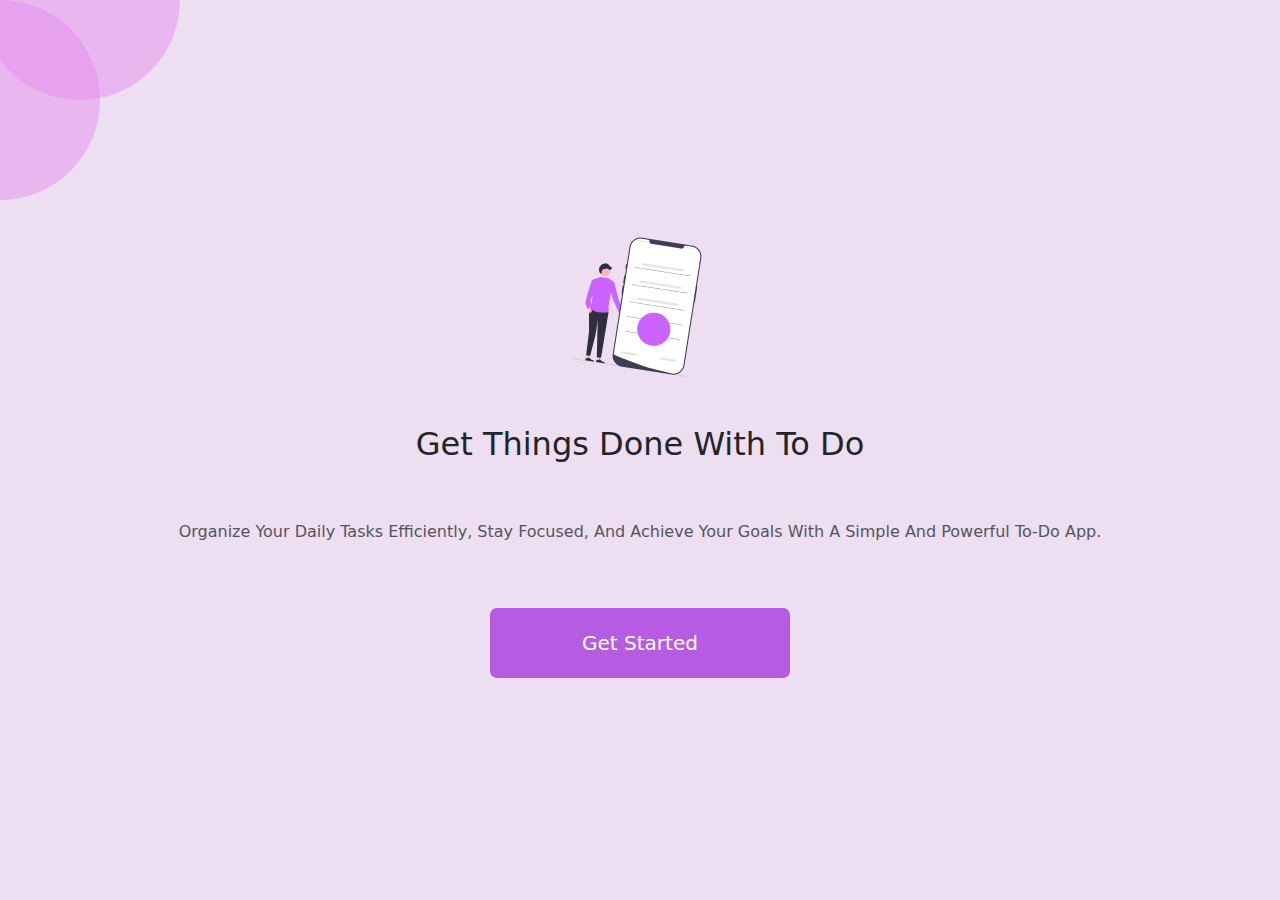
<file: index.html>
<!DOCTYPE html>
<html lang="en">
  <head>
    <meta charset="UTF-8" />
    <meta name="viewport" content="width=device-width, initial-scale=1.0" />
    <title>To Do List</title>
    <link rel="icon" type="Icon" href="img/icon.png" />
    <link rel="stylesheet" href="sass/bootstrap.min.css" />
    <link rel="stylesheet" href="sass/index.css" />
  </head>
  <body>
    <div
      class="container-fluid d-flex justify-content-center align-items-center min-vh-100"
    >
      <div class="design">
        <div class="top"></div>
        <div class="left"></div>
      </div>
      <div class="content mb-md-3">
        <div
          class="info d-flex flex-column justify-content-center align-items-center gap-5 text-capitalize text-center"
        >
          <img
            class="mt-4"
            src="img/undraw_mobile_application_re_13u3 1.png"
            alt=""
          />
          <h2>get things done with to do</h2>
          <p class="opacity-75">
            Organize your daily tasks efficiently, stay focused, and achieve
            your goals with a simple and powerful to-do app.
          </p>
          <button onclick="moveTo('register.html')">get started</button>
        </div>
      </div>
    </div>
    <script src="js/bootstrap.bundle.min.js"></script>
    <script src="js/index.js"></script>
  </body>
</html>
</file>
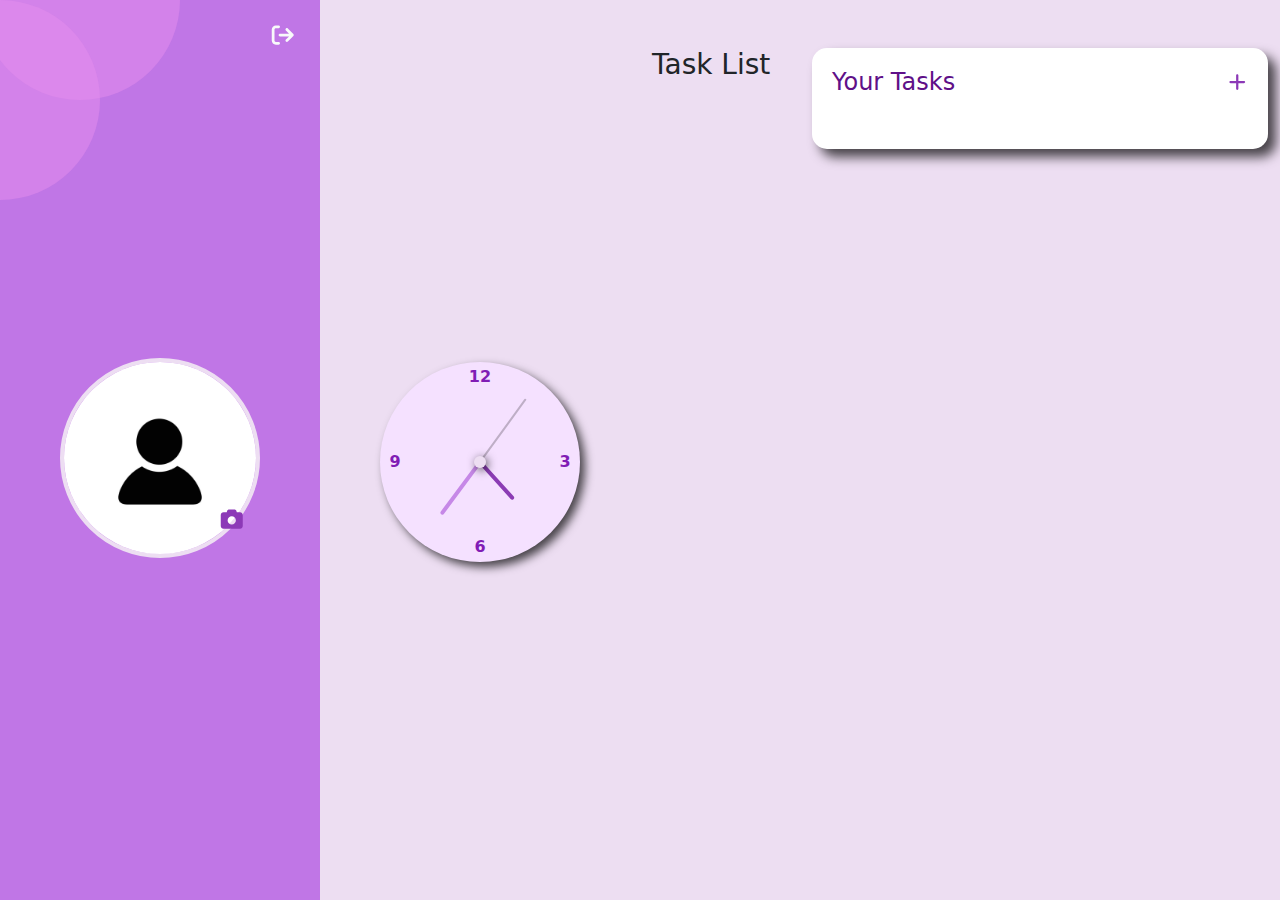
<file: home.html>
<!DOCTYPE html>
<html lang="en">
  <head>
    <meta charset="UTF-8" />
    <meta name="viewport" content="width=device-width, initial-scale=1.0" />
    <title>To Do List</title>
    <link rel="icon" type="Icon" href="img/icon.png" />
    <link rel="preconnect" href="https://fonts.googleapis.com" />
    <link rel="preconnect" href="https://fonts.gstatic.com" crossorigin />
    <link
      href="https://fonts.googleapis.com/css2?family=Moon+Dance&display=swap"
      rel="stylesheet"
    />
    <link rel="stylesheet" href="sass/all.min.css" />
    <link rel="stylesheet" href="sass/bootstrap.min.css" />
    <link rel="stylesheet" href="sass/index.css" />
  </head>
  <body>
    <div
      class="container-fluid d-flex justify-content-center align-items-center min-vh-100"
    >
      <div class="design">
        <div class="top"></div>
        <div class="left"></div>
      </div>
      <div class="content w-100 p-0">
        <div
          class="row d-flex justify-content-center justify-content-sm-start min-vh-100 align-items-start align-items-md-center"
        >
          <div class="col-lg-3 col-md-3 col-sm-12 position-relative z-0 p-0">
            <div
              class="info info-back d-flex flex-column justify-content-center align-items-center min-vh-100"
            >
              <div class="img-container position-relative">
                <img
                  id="userAvatar"
                  class="user-img mt-5 mb-3"
                  src="img/user-img.jpg"
                  alt=""
                />
                <i
                  id="changeAvatarBtn"
                  class="fa-solid fa-camera camera-btn icon"
                  onclick="openFiles()"
                ></i>
                <input
                  id="avatarInput"
                  type="file"
                  accept="image/*"
                  style="display: none"
                  onchange="photo(event)"
                />
              </div>

              <h2
                class="mb-0 text-capitalize text-center text-light mt-5 p-3"
                id="hiUser"
              ></h2>
            </div>
            <i
              class="fa-solid fa-arrow-right-from-bracket position-absolute top-0 end-0 p-4 z-2 text-light out-icon"
              onclick="logOut()"
            ></i>
          </div>
          <div
            class="col-lg-3 col-md-3 col-sm-12 d-flex justify-content-center align-items-center pt-4"
          >
            <div class="clock">
              <!-- Clock Numbers -->
              <div class="number number3">3</div>
              <div class="number number6">6</div>
              <div class="number number9">9</div>
              <div class="number number12">12</div>
              <!-- Clock Hands -->
              <div class="hand hour" id="hour"></div>
              <div class="hand minute" id="minute"></div>
              <div class="hand second" id="second"></div>
            </div>
          </div>
          <div class="to-do-m-h col-lg-6 col-md-6 col-sm-12 min-vh-100 pt-5">
            <div class="row">
              <div class="col-lg-3 col-md-12 col-sm-12 mb-4">
                <h3 class="text-capitalize">task list</h3>
              </div>
              <div class="col-lg-9 col-md-12 col-sm-12">
                <div class="overlay" id="overlay">
                  <div class="overlay-content">
                    <h4>Write New Task</h4>
                    <input
                      id="new-task"
                      type="text"
                      class="mt-5 mb-3"
                      placeholder="New Task"
                    />
                    <button class="mt-3" onclick="addTask()">Save</button>
                    <button class="mt-3" onclick="hideOverLay()">Cancel</button>
                  </div>
                </div>
                <div class="task-list mb-3">
                  <h4
                    class="text-capitalize d-flex justify-content-between align-items-center mb-3"
                  >
                    your tasks
                    <div class="icon">
                      <i class="fa-solid fa-plus" onclick="showOverLay()"></i>
                    </div>
                  </h4>
                  <ul class="list" id="list"></ul>
                </div>
              </div>
            </div>
          </div>
        </div>
      </div>
    </div>
    <script src="js/index.js"></script>
    <script src="js/all.min.js"></script>
    <script src="js/bootstrap.bundle.min.js"></script>
  </body>
</html>
</file>
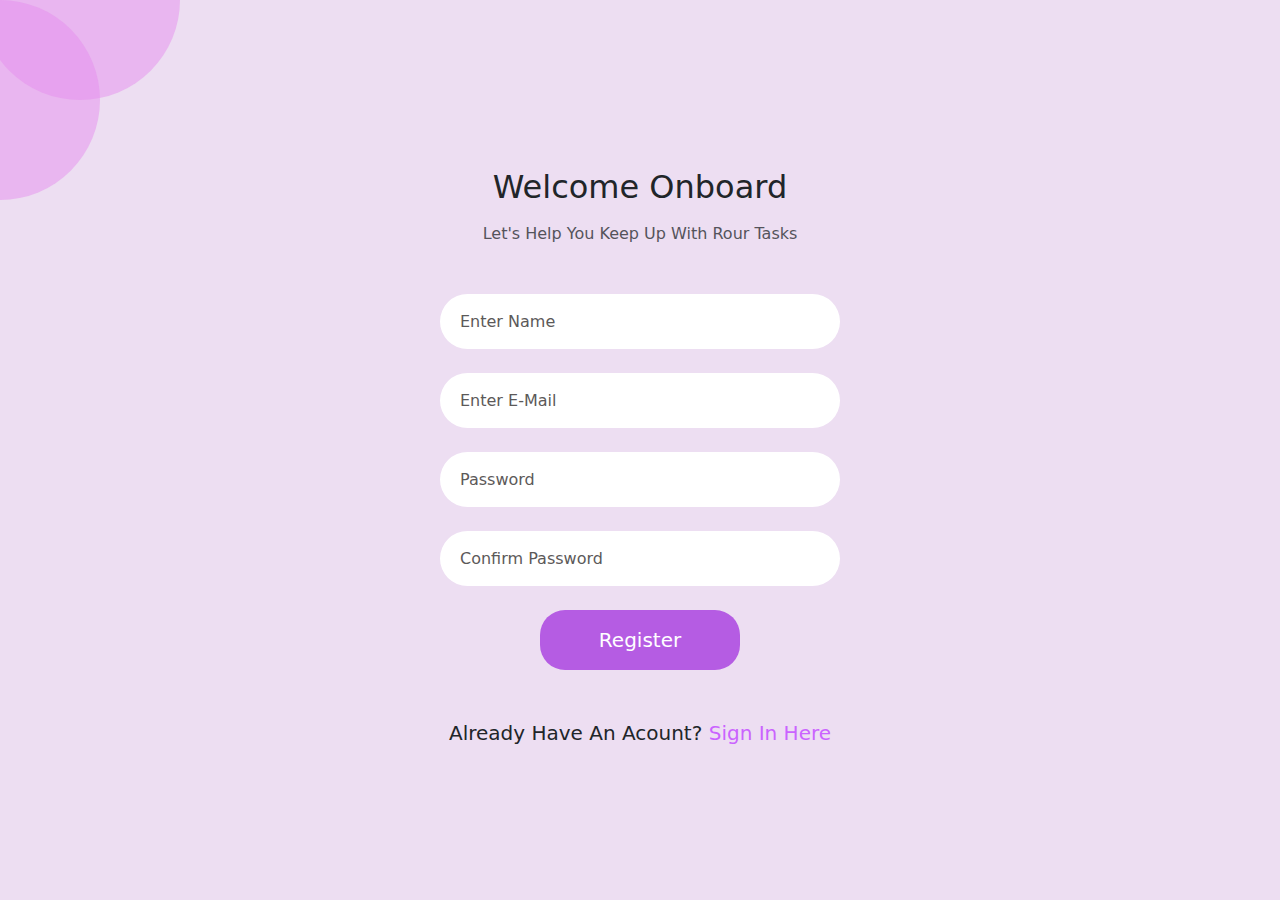
<file: register.html>
<!DOCTYPE html>
<html lang="en">
  <head>
    <meta charset="UTF-8" />
    <meta name="viewport" content="width=device-width, initial-scale=1.0" />
    <title>To Do List</title>
    <link rel="icon" type="Icon" href="img/icon.png" />
    <link rel="stylesheet" href="sass/bootstrap.min.css" />
    <link rel="stylesheet" href="sass/index.css" />
  </head>
  <body>
    <div
      class="container-fluid d-flex justify-content-center align-items-center min-vh-100"
    >
      <div class="design">
        <div class="top"></div>
        <div class="left"></div>
      </div>
      <div class="content mb-md-3">
        <div class="info text-capitalize text-center mt-5 mb-5">
          <h2>welcome onboard</h2>
          <p class="mt-3 opacity-75">let's help you keep up with rour tasks</p>
        </div>
        <form class="d-flex flex-column justify-content-center align-items-center gap-4">
          <input type="text" id="name" placeholder="Enter Name" required />
          <input type="email" id="email" placeholder="Enter E-Mail" required />
          <input
            type="password"
            id="password"
            placeholder="Password"
            required
          />
          <input
            type="password"
            id="confirmPassword"
            placeholder="Confirm Password"
            required
          />
          <button type="button" id="submit" onclick="onRegister(event)">
            register
          </button>
        </form>
        <p class="text-capitalize text-center mt-5 fs-5">
          already have an acount?<a class="text-decoration-none" href="signin.html"> sign in here</a>
        </p>
      </div>
    </div>
    <script src="js/bootstrap.bundle.min.js"></script>
    <script src="js/index.js"></script>
  </body>
</html>
</file>
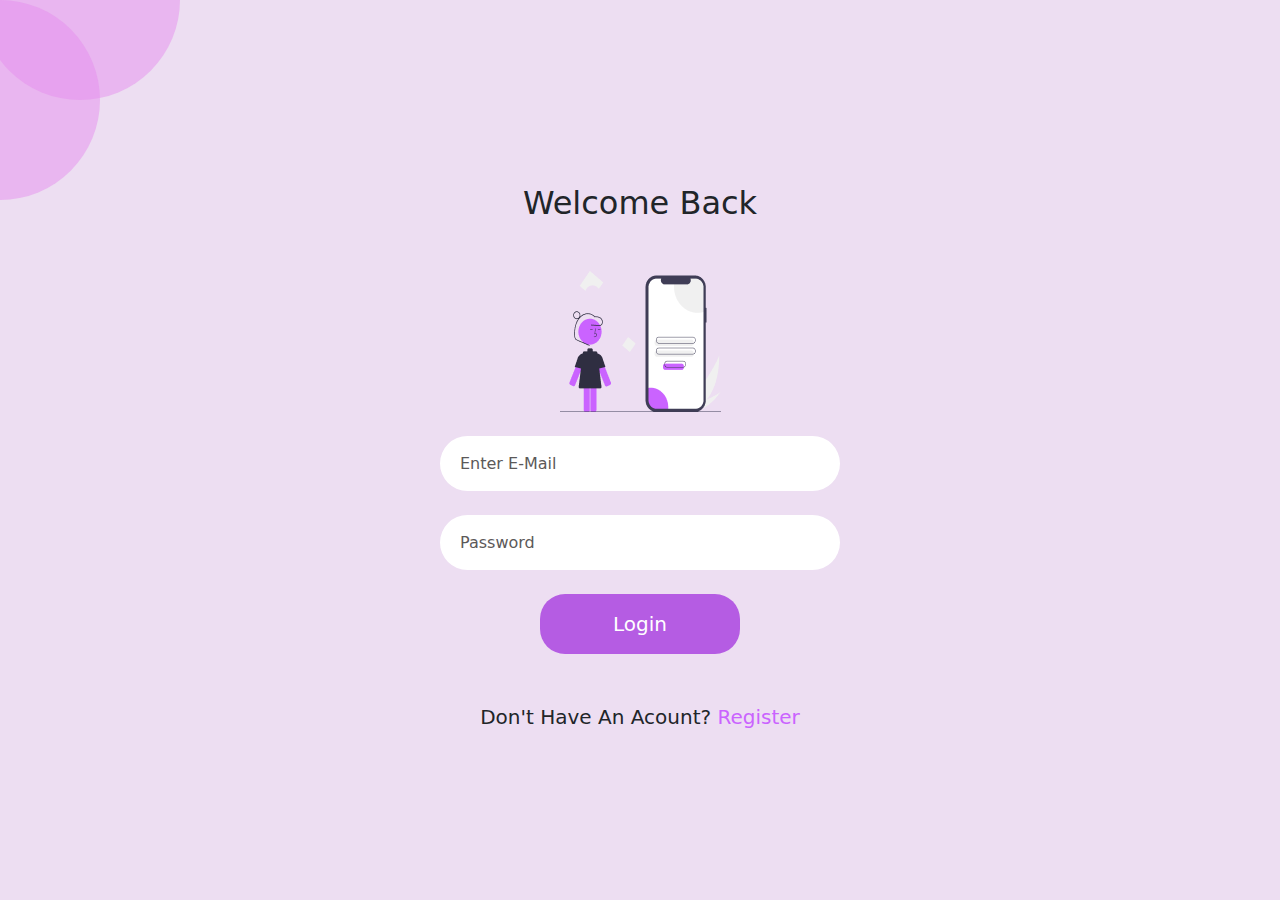
<file: signin.html>
<!DOCTYPE html>
<html lang="en">
  <head>
    <meta charset="UTF-8" />
    <meta name="viewport" content="width=device-width, initial-scale=1.0" />
    <title>To Do List</title>
    <link rel="icon" type="Icon" href="img/icon.png" />
    <link rel="stylesheet" href="sass/bootstrap.min.css" />
    <link rel="stylesheet" href="sass/index.css" />
  </head>
  <body>
    <div
      class="container-fluid d-flex justify-content-center align-items-center min-vh-100"
    >
      <div class="design">
        <div class="top"></div>
        <div class="left"></div>
      </div>
      <div class="content  mb-md-3">
        <div class="info text-capitalize text-center mt-5 mb-5">
          <h2>welcome back</h2>
        </div>
        <form class="d-flex flex-column align-items-center gap-4">
          <img src="img/undraw_mobile_login_re_9ntv 1.png" alt="" />
          <input type="email" id="email" placeholder="Enter E-Mail" />
          <input type="password" id="password" placeholder="Password" />
          <button id="submit" onclick="onLogIn(event)">login</button>
        </form>
        <p class="text-capitalize text-center mt-5 fs-5">
          don't have an acount?<a class="text-decoration-none" href="register.html"> register</a>
        </p>
      </div>
    </div>
    <script src="js/bootstrap.bundle.min.js"></script>
    <script src="js/index.js"></script>
  </body>
</html>
</file>
<file: sass/index.css>
* {
  margin: 0;
  padding: 0;
  box-sizing: border-box;
}

::-webkit-scrollbar {
  width: 7px;
}

::-webkit-scrollbar-thumb {
  background-color: #c076e6;
  border-radius: 0 10px 10px 0;
}

::-webkit-scrollbar-track {
  background-color: #eddef2;
}

body {
  background-color: #eddef2;
}

button {
  width: 300px;
  padding: 20px 0;
  background-color: #b55ce3;
  border: 0;
  color: white;
  font-size: 20px;
  text-transform: capitalize;
  border-radius: 7px;
  cursor: pointer;
}

input {
  width: 400px;
  height: 55px;
  border-radius: 30px;
  padding: 20px;
  background-color: white;
  border: none;
  outline: none;
  transition: 1.1s;
}
input::placeholder {
  color: rgb(92, 89, 89);
  font-size: 16px;
}
input:focus {
  transform: scale(1.1);
}

.container-fluid .design .left, .container-fluid .design .top {
  width: 200px;
  height: 200px;
  border-radius: 50%;
  background-color: #e58ded;
  opacity: 0.5;
  position: absolute;
  z-index: 50;
}

.icon {
  font-size: 18px;
  color: #8c39b7 !important;
  cursor: pointer;
}

.container-fluid .design .top {
  top: -100px;
  left: -20px;
}
.container-fluid .design .left {
  top: 0px;
  left: -100px;
}
.container-fluid .content form span {
  color: #ee6981;
  display: block;
  text-transform: capitalize;
  text-align: left;
  font-weight: 600;
  width: 100%;
}
.container-fluid .content form #submit {
  width: 200px;
  padding: 15px 0;
  border-radius: 25px;
}
.container-fluid .content p a {
  color: #ca63ff;
}
.container-fluid .content .info.info-back {
  background-color: #c076e6;
}
.container-fluid .content .info.info-back h2 {
  font-family: "Moon Dance", cursive;
  font-size: 36px;
}
.container-fluid .content .info.info-back .img-container {
  width: 200px;
  height: 200px;
  border-radius: 50%;
}
.container-fluid .content .info.info-back .img-container .user-img {
  width: 200px;
  height: 200px;
  border-radius: 50%;
  border: 4px solid #eddef2;
}
.container-fluid .content .info.info-back .img-container .camera-btn {
  position: absolute;
  bottom: -20px;
  right: 15px;
  cursor: pointer;
  font-size: 22px;
}
.container-fluid .content .out-icon {
  font-size: 22px;
  cursor: pointer;
}
.container-fluid .content .clock {
  width: 200px;
  height: 200px;
  border-radius: 50%;
  background-color: #f5e1ff;
  position: relative;
  box-shadow: 5px 5px 10px rgba(0, 0, 0, 0.7);
}
.container-fluid .content .clock::after {
  content: "";
  width: 12px;
  height: 12px;
  border-radius: 50%;
  position: absolute;
  background-color: #eddef2;
  top: 50%;
  left: 50%;
  transform: translate(-50%, -50%);
  z-index: 10;
  box-shadow: 2px 2px 10px rgba(0, 0, 0, 0.7);
}
.container-fluid .content .clock .number {
  position: absolute;
  width: 100%;
  height: 100%;
  top: 8rem;
  text-align: center;
  transform-origin: center;
  color: #811cb5;
  font-weight: bold;
}
.container-fluid .content .clock .number.number3 {
  transform: rotate(90deg) translateY(-85px) translateX(-40px) rotate(-90deg);
}
.container-fluid .content .clock .number.number6 {
  transform: rotate(180deg) translateY(-45px) rotate(-180deg);
}
.container-fluid .content .clock .number.number9 {
  transform: rotate(270deg) translateY(-85px) translateX(40px) rotate(-270deg);
}
.container-fluid .content .clock .number.number12 {
  transform: rotate(0deg) translateY(-125px);
}
.container-fluid .content .clock .hand {
  position: absolute;
  bottom: 50%;
  left: 50%;
  transform-origin: bottom;
  transform: translateX(-50%) rotate(0deg);
  border-radius: 12px;
}
.container-fluid .content .clock .hand.hour {
  width: 4px;
  height: 50px;
  background-color: #8b3cb4;
  z-index: 2;
}
.container-fluid .content .clock .hand.minute {
  width: 4px;
  height: 65px;
  background-color: #c688e7;
  z-index: 1;
}
.container-fluid .content .clock .hand.second {
  width: 2px;
  height: 78px;
  background-color: rgba(167, 153, 174, 0.7);
}
.container-fluid .content .overlay {
  position: fixed;
  width: 100%;
  height: 100%;
  top: 0;
  left: 0;
  right: 0;
  bottom: 0;
  background-color: rgba(0, 0, 0, 0.8);
  z-index: 100;
  display: none;
}
.container-fluid .content .overlay .overlay-content {
  position: absolute;
  top: 50%;
  left: 50%;
  transform: translate(-50%, -50%);
  padding: 30px;
  border-radius: 15px;
  background-color: #eddef2;
  box-shadow: 10px 10px 15px rgba(100, 100, 100, 0.7);
}
.container-fluid .content .overlay .overlay-content h4 {
  color: #5f1088;
}
.container-fluid .content .overlay .overlay-content input {
  display: block;
  width: 80%;
}
.container-fluid .content .overlay .overlay-content input:placeholder {
  color: #5f1088;
}
.container-fluid .content .overlay .overlay-content button {
  width: 150px;
  padding: 10px 0;
  border-radius: 12px;
}
.container-fluid .content .task-list {
  background-color: #fff;
  border-radius: 15px;
  padding: 20px;
  box-shadow: 8px 8px 12px rgba(0, 0, 0, 0.7);
}
.container-fluid .content .task-list ::-webkit-scrollbar {
  width: 5px;
}
.container-fluid .content .task-list ::-webkit-scrollbar-track {
  background-color: #fff;
}
.container-fluid .content .task-list h4 {
  color: #5f1088;
}
.container-fluid .content .task-list .list {
  list-style: none;
  max-height: 500px;
  overflow-y: scroll;
}
.container-fluid .content .task-list .list .task {
  display: flex;
  justify-content: space-between;
  align-items: flex-start;
  gap: 10px;
}
.container-fluid .content .task-list .list .task .checkbox-container {
  display: flex;
  align-items: flex-start;
  flex: 1;
  margin-bottom: 15px;
  font-size: 18px;
  text-transform: capitalize;
}
.container-fluid .content .task-list .list .task .checkbox-container input {
  display: none;
}
.container-fluid .content .task-list .list .task .checkbox-container .checkmark {
  flex-shrink: 0;
  width: 24px;
  height: 24px;
  border: 2px solid purple;
  border-radius: 50%;
  display: inline-block;
  position: relative;
  cursor: pointer;
  margin-right: 8px;
}
.container-fluid .content .task-list .list .task .checkbox-container .checkmark::after {
  content: "";
  position: absolute;
  width: 8px;
  height: 20px;
  border: solid purple;
  border-width: 0 3px 3px 0;
  top: -5px;
  left: 12px;
  transform: rotate(45deg);
  display: none;
  transition: 0.2s;
  color: purple;
  background-color: #fff;
}
.container-fluid .content .task-list .list .task .checkbox-container .checkmark.show-mark::after {
  display: block;
}
.container-fluid .content .task-list .list .task .checkbox-container .task-text {
  word-break: break-word;
  white-space: normal;
}
.container-fluid .content .task-list .list .task .icon {
  flex-shrink: 0;
  display: flex;
  align-items: center;
  gap: 8px;
  padding-right: 15px;
}

@media (max-width: 575.98px) {
  input {
    width: 300px;
  }
  .container-fluid .design .top, .container-fluid .design .left {
    width: 170px;
    height: 170px;
  }
  .to-do-m-h {
    min-height: auto !important;
  }
  .container-fluid .content {
    padding: 0;
  }
  .container-fluid .content form #submit {
    width: 150px;
    padding: 15px 0;
    border-radius: 25px;
  }
  .container-fluid .content .info.info-back {
    min-height: 300px !important;
  }
  .container-fluid .content .info.info-back .img-container {
    width: 150px;
    height: 150px;
  }
  .container-fluid .content .info.info-back .img-container .user-img {
    width: 150px;
    height: 150px;
  }
  .container-fluid .content .info.info-back .img-container .camera-btn {
    bottom: -36px;
    right: 6px;
  }
  .container-fluid .content .clock {
    width: 150px;
    height: 150px;
  }
  .container-fluid .content .clock::after {
    content: "";
    width: 8px;
    height: 8px;
  }
  .container-fluid .content .clock .number.number3 {
    transform: rotate(90deg) translateY(-60px) translateX(-67px) rotate(-90deg);
  }
  .container-fluid .content .clock .number.number6 {
    transform: rotate(180deg) translateY(5px) rotate(-180deg);
  }
  .container-fluid .content .clock .number.number9 {
    transform: rotate(270deg) translateY(-60px) translateX(67px) rotate(-270deg);
  }
  .container-fluid .content .clock .number.number12 {
    transform: rotate(0deg) translateY(-125px);
  }
  .container-fluid .content .clock .hand.hour {
    height: 45px;
  }
  .container-fluid .content .clock .hand.minute {
    height: 55px;
  }
  .container-fluid .content .clock .hand.second {
    height: 65px;
  }
  .container-fluid .content .task-list .list {
    max-height: 230px;
  }
}
@media (min-width: 576px) and (max-width: 767.98px) {
  input {
    width: 300px;
  }
  .container-fluid .design .top, .container-fluid .design .left {
    width: 170px;
    height: 170px;
  }
  .to-do-m-h {
    min-height: auto !important;
  }
  .container-fluid .content {
    padding: 0;
  }
  .container-fluid .content form #submit {
    width: 150px;
    padding: 15px 0;
    border-radius: 25px;
  }
  .container-fluid .content .info.info-back {
    min-height: 300px !important;
  }
  .container-fluid .content .info.info-back .img-container {
    width: 150px;
    height: 150px;
  }
  .container-fluid .content .info.info-back .img-container .user-img {
    width: 150px;
    height: 150px;
  }
  .container-fluid .content .info.info-back .img-container .camera-btn {
    bottom: -36px;
    right: 6px;
  }
  .container-fluid .content .clock {
    width: 150px;
    height: 150px;
  }
  .container-fluid .content .clock::after {
    content: "";
    width: 8px;
    height: 8px;
  }
  .container-fluid .content .clock .number.number3 {
    transform: rotate(90deg) translateY(-60px) translateX(-67px) rotate(-90deg);
  }
  .container-fluid .content .clock .number.number6 {
    transform: rotate(180deg) translateY(5px) rotate(-180deg);
  }
  .container-fluid .content .clock .number.number9 {
    transform: rotate(270deg) translateY(-60px) translateX(67px) rotate(-270deg);
  }
  .container-fluid .content .clock .number.number12 {
    transform: rotate(0deg) translateY(-125px);
  }
  .container-fluid .content .clock .hand.hour {
    height: 45px;
  }
  .container-fluid .content .clock .hand.minute {
    height: 55px;
  }
  .container-fluid .content .clock .hand.second {
    height: 65px;
  }
  .container-fluid .content .task-list .list {
    max-height: 230px;
  }
}
@media (min-width: 768px) and (max-width: 991.98px) {
  .container-fluid .design .top, .container-fluid .design .left {
    width: 170px;
    height: 170px;
  }
  .container-fluid .content {
    padding: 0;
  }
  .container-fluid .content .info.info-back .img-container {
    width: 120px;
    height: 120px;
  }
  .container-fluid .content .info.info-back .img-container .user-img {
    width: 120px;
    height: 120px;
  }
  .container-fluid .content .info.info-back .img-container .camera-btn {
    bottom: -36px;
    right: 6px;
  }
  .container-fluid .content .clock {
    width: 150px;
    height: 150px;
  }
  .container-fluid .content .clock::after {
    content: "";
    width: 8px;
    height: 8px;
  }
  .container-fluid .content .clock .number.number3 {
    transform: rotate(90deg) translateY(-60px) translateX(-67px) rotate(-90deg);
  }
  .container-fluid .content .clock .number.number6 {
    transform: rotate(180deg) translateY(5px) rotate(-180deg);
  }
  .container-fluid .content .clock .number.number9 {
    transform: rotate(270deg) translateY(-60px) translateX(67px) rotate(-270deg);
  }
  .container-fluid .content .clock .number.number12 {
    transform: rotate(0deg) translateY(-125px);
  }
  .container-fluid .content .clock .hand.hour {
    height: 45px;
  }
  .container-fluid .content .clock .hand.minute {
    height: 55px;
  }
  .container-fluid .content .clock .hand.second {
    height: 65px;
  }
  .container-fluid .content .task-list .list {
    max-height: 230px;
  }
}

/*# sourceMappingURL=index.css.map */
</file>
